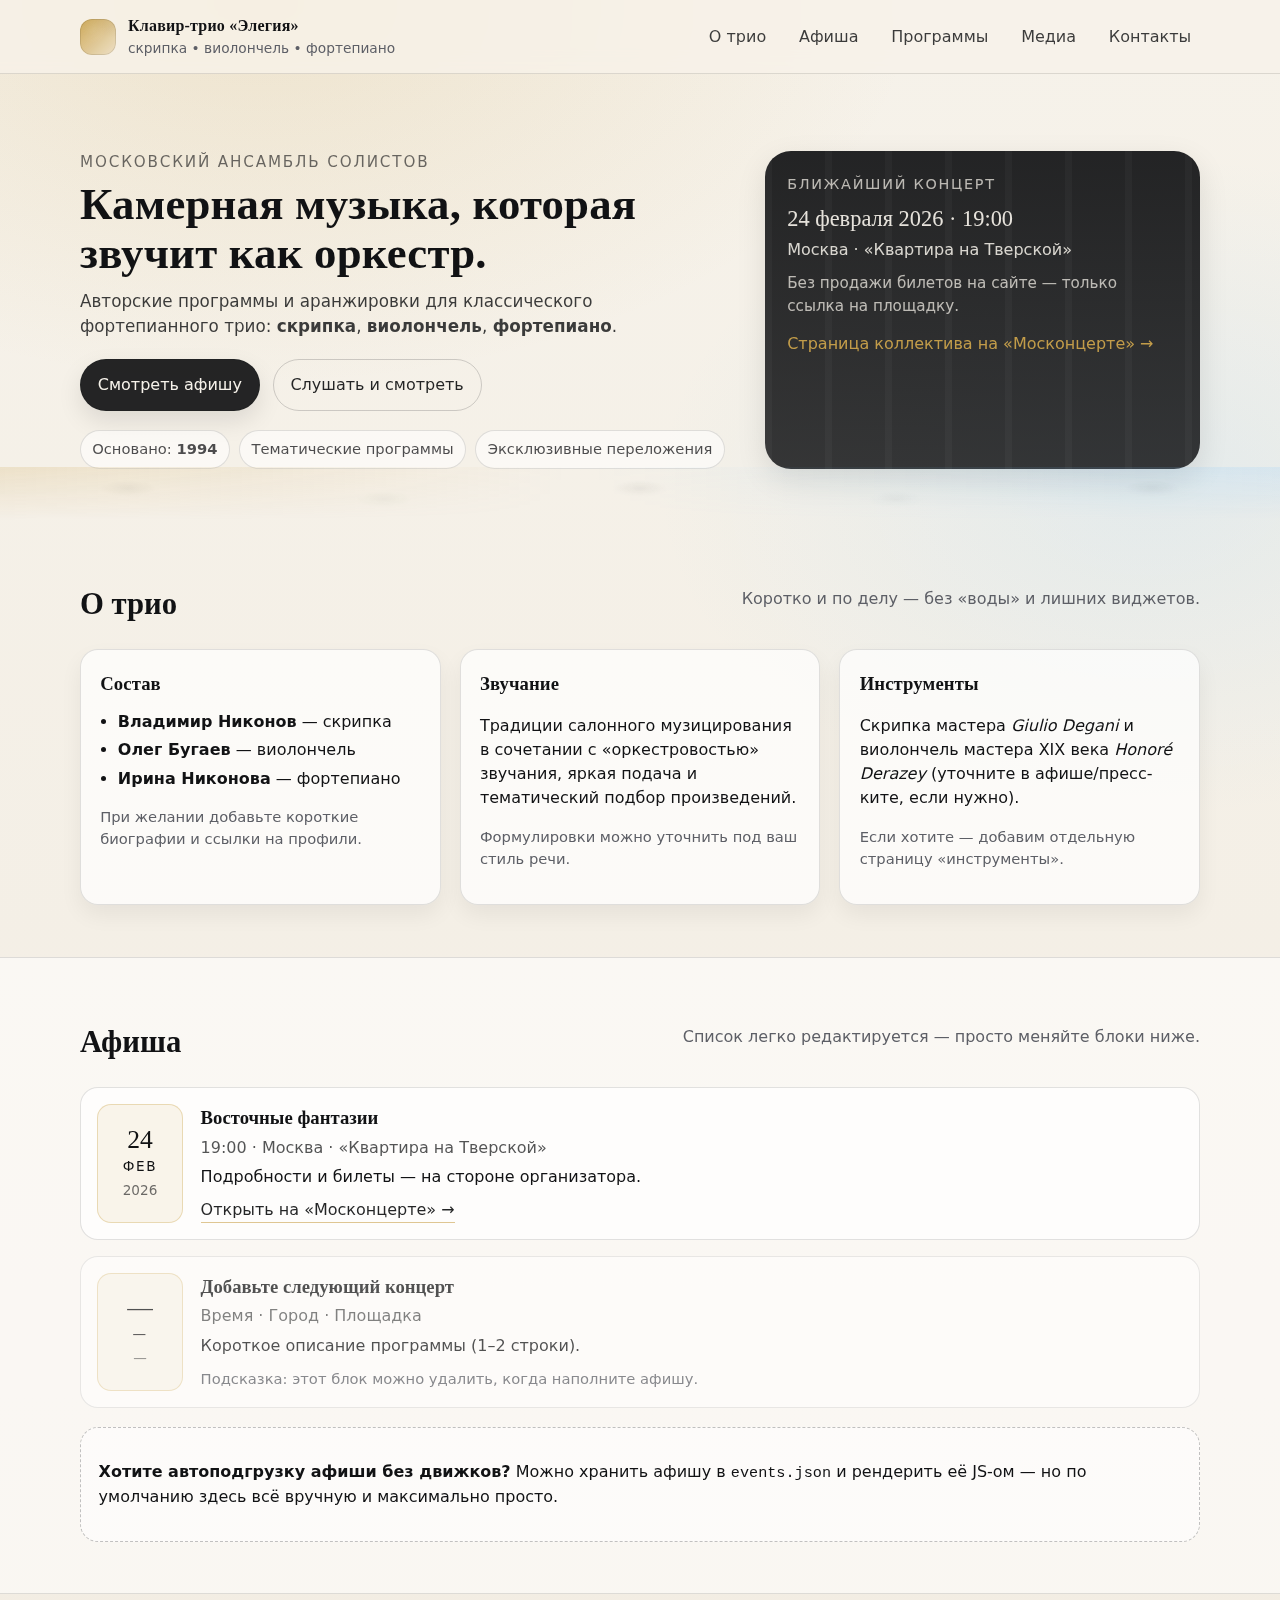
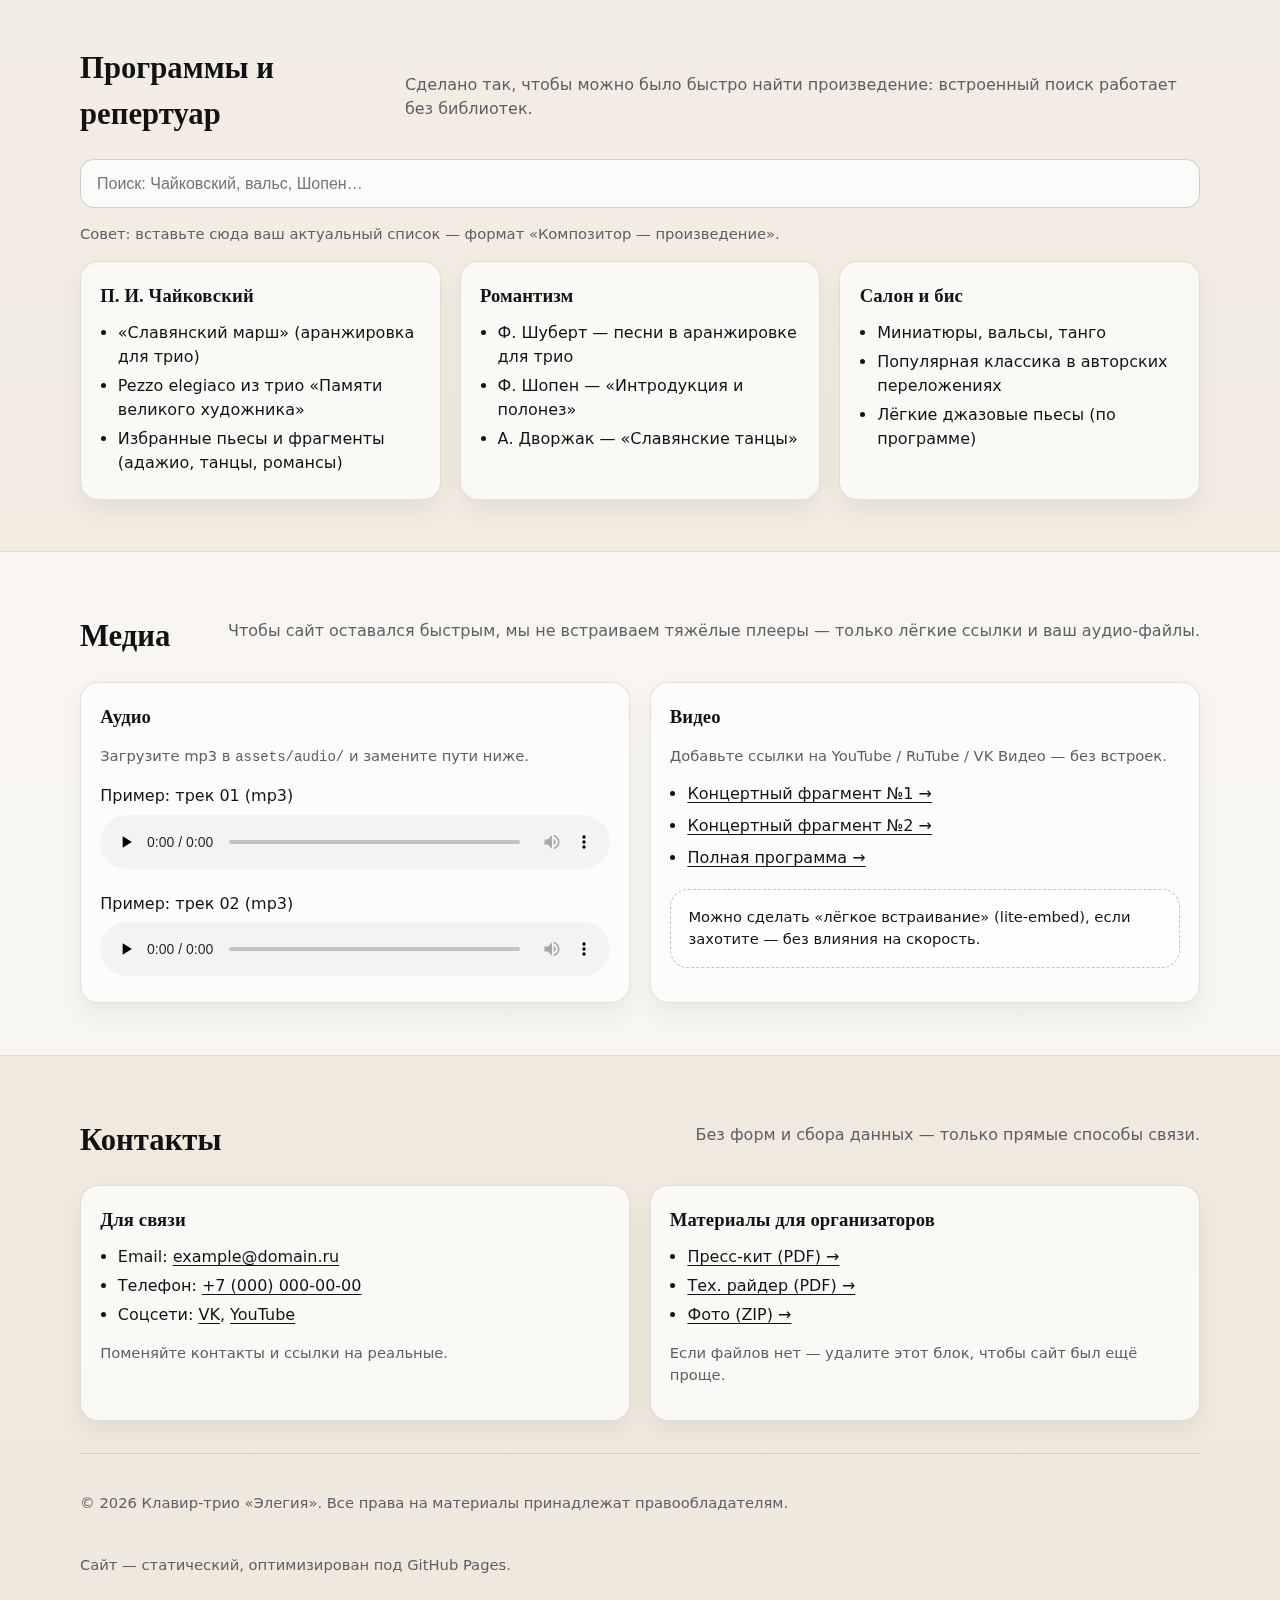
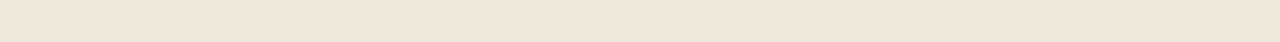
<file: index.html>
<!doctype html>
<html lang="ru">
<head>
  <meta charset="utf-8" />
  <meta name="viewport" content="width=device-width,initial-scale=1" />
  <meta name="description" content="Московский ансамбль солистов. Скрипка • Виолончель • Фортепиано. Афиша, программы, медиа и контакты." />
  <meta name="theme-color" content="#0b0b0c" />

  <title>Клавир-трио «Элегия» — официальный сайт</title>

  <!-- Open Graph -->
  <meta property="og:title" content="Клавир-трио «Элегия»" />
  <meta property="og:description" content="Скрипка • Виолончель • Фортепиано. Афиша, программы, медиа и контакты." />
  <meta property="og:type" content="website" />
  <meta property="og:locale" content="ru_RU" />
  <meta property="og:image" content="assets/img/og-cover.svg" />

  <link rel="icon" href="assets/img/favicon.svg" type="image/svg+xml" />
  <link rel="stylesheet" href="assets/css/styles.css" />

  <!-- Lightweight JSON-LD (edit links & contacts when ready) -->
  <script type="application/ld+json">
  {
    "@context": "https://schema.org",
    "@type": "MusicGroup",
    "name": "Клавир-трио «Элегия»",
    "genre": ["Classical", "Chamber music"],
    "member": [
      {"@type":"Person","name":"Владимир Никонов","roleName":"Скрипка"},
      {"@type":"Person","name":"Олег Бугаев","roleName":"Виолончель"},
      {"@type":"Person","name":"Ирина Никонова","roleName":"Фортепиано"}
    ],
    "url": "https://<ваш-логин>.github.io/<repo>/",
    "sameAs": [
      "https://clavier-trio-elegy.ru/"
    ]
  }
  </script>

  <script src="assets/js/main.js" defer></script>
</head>

<body>
  <a class="skip-link" href="#content">Перейти к содержимому</a>

  <header class="site-header" data-header>
    <div class="container header-inner">
      <a class="brand" href="#top" aria-label="На главную">
        <span class="brand-mark" aria-hidden="true"></span>
        <span class="brand-text">
          <span class="brand-title">Клавир-трио «Элегия»</span>
          <span class="brand-subtitle">скрипка • виолончель • фортепиано</span>
        </span>
      </a>

      <button class="nav-toggle" type="button" aria-expanded="false" aria-controls="site-nav" data-nav-toggle>
        <span class="nav-toggle-lines" aria-hidden="true"></span>
        <span class="sr-only">Меню</span>
      </button>

      <nav id="site-nav" class="site-nav" data-nav>
        <a href="#about">О трио</a>
        <a href="#concerts">Афиша</a>
        <a href="#programs">Программы</a>
        <a href="#media">Медиа</a>
        <a href="#contacts">Контакты</a>
      </nav>
    </div>
  </header>

  <main id="content">
    <!-- HERO -->
    <section id="top" class="hero">
      <div class="container hero-grid">
        <div class="hero-copy">
          <p class="kicker">Московский ансамбль солистов</p>
          <h1>Камерная музыка, которая звучит как оркестр.</h1>
          <p class="lead">
            Авторские программы и аранжировки для классического фортепианного трио:
            <strong>скрипка</strong>, <strong>виолончель</strong>, <strong>фортепиано</strong>.
          </p>

          <div class="hero-cta">
            <a class="btn" href="#concerts">Смотреть афишу</a>
            <a class="btn btn-ghost" href="#media">Слушать и смотреть</a>
          </div>

          <ul class="hero-badges" aria-label="Коротко">
            <li>Основано: <strong>1994</strong></li>
            <li>Тематические программы</li>
            <li>Эксклюзивные переложения</li>
          </ul>
        </div>

        <div class="hero-card" aria-label="Визуальный акцент">
          <div class="piano-keys" aria-hidden="true"></div>
          <div class="hero-card-inner">
            <p class="mini-title">Ближайший концерт</p>
            <p class="mini-when">24 февраля 2026 · 19:00</p>
            <p class="mini-where">Москва · «Квартира на Тверской»</p>
            <p class="mini-note">Без продажи билетов на сайте — только ссылка на площадку.</p>
            <a class="mini-link" href="https://mosconcert.moscow/komanda/kollektivy/klavir-trio-elegiya/" target="_blank" rel="noopener">
              Страница коллектива на «Москонцерте» →
            </a>
          </div>
        </div>
      </div>

      <div class="hero-wave" aria-hidden="true"></div>
    </section>

    <!-- ABOUT -->
    <section id="about" class="section">
      <div class="container">
        <div class="section-head">
          <h2>О трио</h2>
          <p class="muted">Коротко и по делу — без «воды» и лишних виджетов.</p>
        </div>

        <div class="grid-3">
          <article class="card">
            <h3>Состав</h3>
            <ul class="list">
              <li><strong>Владимир Никонов</strong> — скрипка</li>
              <li><strong>Олег Бугаев</strong> — виолончель</li>
              <li><strong>Ирина Никонова</strong> — фортепиано</li>
            </ul>
            <p class="muted small">При желании добавьте короткие биографии и ссылки на профили.</p>
          </article>

          <article class="card">
            <h3>Звучание</h3>
            <p>
              Традиции салонного музицирования в сочетании с «оркестровостью» звучания,
              яркая подача и тематический подбор произведений.
            </p>
            <p class="muted small">Формулировки можно уточнить под ваш стиль речи.</p>
          </article>

          <article class="card">
            <h3>Инструменты</h3>
            <p>
              Скрипка мастера <em>Giulio Degani</em> и виолончель мастера XIX века <em>Honoré Derazey</em>
              (уточните в афише/пресс-ките, если нужно).
            </p>
            <p class="muted small">Если хотите — добавим отдельную страницу «инструменты».</p>
          </article>
        </div>
      </div>
    </section>

    <!-- CONCERTS -->
    <section id="concerts" class="section section-alt">
      <div class="container">
        <div class="section-head">
          <h2>Афиша</h2>
          <p class="muted">Список легко редактируется — просто меняйте блоки ниже.</p>
        </div>

        <div class="stack">
          <article class="event">
            <div class="event-date">
              <span class="event-day">24</span>
              <span class="event-mon">фев</span>
              <span class="event-year">2026</span>
            </div>
            <div class="event-body">
              <h3 class="event-title">Восточные фантазии</h3>
              <p class="event-meta">19:00 · Москва · «Квартира на Тверской»</p>
              <p class="event-desc">Подробности и билеты — на стороне организатора.</p>
              <a class="event-link" href="https://mosconcert.moscow/komanda/kollektivy/klavir-trio-elegiya/" target="_blank" rel="noopener">
                Открыть на «Москонцерте» →
              </a>
            </div>
          </article>

          <!-- TEMPLATE: duplicate this block for more events -->
          <article class="event event-empty" data-template>
            <div class="event-date">
              <span class="event-day">—</span>
              <span class="event-mon">—</span>
              <span class="event-year">—</span>
            </div>
            <div class="event-body">
              <h3 class="event-title">Добавьте следующий концерт</h3>
              <p class="event-meta">Время · Город · Площадка</p>
              <p class="event-desc">Короткое описание программы (1–2 строки).</p>
              <span class="muted small">Подсказка: этот блок можно удалить, когда наполните афишу.</span>
            </div>
          </article>
        </div>

        <div class="note">
          <p><strong>Хотите автоподгрузку афиши без движков?</strong> Можно хранить афишу в <code>events.json</code> и рендерить её JS-ом — но по умолчанию здесь всё вручную и максимально просто.</p>
        </div>
      </div>
    </section>

    <!-- PROGRAMS / REPERTOIRE -->
    <section id="programs" class="section">
      <div class="container">
        <div class="section-head">
          <h2>Программы и репертуар</h2>
          <p class="muted">
            Сделано так, чтобы можно было быстро найти произведение: встроенный поиск работает без библиотек.
          </p>
        </div>

        <div class="repertoire">
          <div class="repertoire-controls">
            <label class="sr-only" for="rep-search">Поиск по репертуару</label>
            <input id="rep-search" class="input" type="search" placeholder="Поиск: Чайковский, вальс, Шопен…" autocomplete="off" data-rep-search />
            <p class="muted small">Совет: вставьте сюда ваш актуальный список — формат «Композитор — произведение».</p>
          </div>

          <div class="repertoire-grid" data-rep-list>
            <article class="card rep-item">
              <h3>П. И. Чайковский</h3>
              <ul class="list">
                <li>«Славянский марш» (аранжировка для трио)</li>
                <li>Pezzo elegiaco из трио «Памяти великого художника»</li>
                <li>Избранные пьесы и фрагменты (адажио, танцы, романсы)</li>
              </ul>
            </article>

            <article class="card rep-item">
              <h3>Романтизм</h3>
              <ul class="list">
                <li>Ф. Шуберт — песни в аранжировке для трио</li>
                <li>Ф. Шопен — «Интродукция и полонез»</li>
                <li>А. Дворжак — «Славянские танцы»</li>
              </ul>
            </article>

            <article class="card rep-item">
              <h3>Салон и бис</h3>
              <ul class="list">
                <li>Миниатюры, вальсы, танго</li>
                <li>Популярная классика в авторских переложениях</li>
                <li>Лёгкие джазовые пьесы (по программе)</li>
              </ul>
            </article>
          </div>
        </div>
      </div>
    </section>

    <!-- MEDIA -->
    <section id="media" class="section section-alt">
      <div class="container">
        <div class="section-head">
          <h2>Медиа</h2>
          <p class="muted">
            Чтобы сайт оставался быстрым, мы не встраиваем тяжёлые плееры — только лёгкие ссылки и ваш аудио-файлы.
          </p>
        </div>

        <div class="grid-2">
          <article class="card">
            <h3>Аудио</h3>
            <p class="muted small">Загрузите mp3 в <code>assets/audio/</code> и замените пути ниже.</p>

            <div class="audio-list">
              <figure class="audio-item">
                <figcaption>Пример: трек 01 (mp3)</figcaption>
                <audio controls preload="none">
                  <source src="assets/audio/track-01.mp3" type="audio/mpeg" />
                </audio>
              </figure>

              <figure class="audio-item">
                <figcaption>Пример: трек 02 (mp3)</figcaption>
                <audio controls preload="none">
                  <source src="assets/audio/track-02.mp3" type="audio/mpeg" />
                </audio>
              </figure>
            </div>
          </article>

          <article class="card">
            <h3>Видео</h3>
            <p class="muted small">Добавьте ссылки на YouTube / RuTube / VK Видео — без встроек.</p>

            <ul class="link-list">
              <li><a href="#" target="_blank" rel="noopener">Концертный фрагмент №1 →</a></li>
              <li><a href="#" target="_blank" rel="noopener">Концертный фрагмент №2 →</a></li>
              <li><a href="#" target="_blank" rel="noopener">Полная программа →</a></li>
            </ul>

            <div class="note small">
              Можно сделать «лёгкое встраивание» (lite-embed), если захотите — без влияния на скорость.
            </div>
          </article>
        </div>
      </div>
    </section>

    <!-- CONTACTS -->
    <section id="contacts" class="section">
      <div class="container">
        <div class="section-head">
          <h2>Контакты</h2>
          <p class="muted">Без форм и сбора данных — только прямые способы связи.</p>
        </div>

        <div class="grid-2">
          <article class="card">
            <h3>Для связи</h3>
            <ul class="list">
              <li>Email: <a href="mailto:example@domain.ru">example@domain.ru</a></li>
              <li>Телефон: <a href="tel:+70000000000">+7 (000) 000-00-00</a></li>
              <li>Соцсети: <a href="#" target="_blank" rel="noopener">VK</a>, <a href="#" target="_blank" rel="noopener">YouTube</a></li>
            </ul>
            <p class="muted small">Поменяйте контакты и ссылки на реальные.</p>
          </article>

          <article class="card">
            <h3>Материалы для организаторов</h3>
            <ul class="list">
              <li><a href="#" download>Пресс-кит (PDF) →</a></li>
              <li><a href="#" download>Тех. райдер (PDF) →</a></li>
              <li><a href="#" download>Фото (ZIP) →</a></li>
            </ul>
            <p class="muted small">Если файлов нет — удалите этот блок, чтобы сайт был ещё проще.</p>
          </article>
        </div>

        <footer class="site-footer">
          <div class="footer-inner">
            <p class="muted small">© <span data-year></span> Клавир-трио «Элегия». Все права на материалы принадлежат правообладателям.</p>
            <p class="muted small">Сайт — статический, оптимизирован под GitHub Pages.</p>
          </div>
        </footer>
      </div>
    </section>
  </main>

  <noscript>
    <div class="noscript">
      Для работы меню и поиска по репертуару нужен JavaScript. Сайт всё равно читается и без него.
    </div>
  </noscript>
</body>
</html>
</file>
<file: assets/css/styles.css>
/* ==========================================================================
   Клавир-трио «Элегия» — минималистичный статический дизайн
   Без фреймворков. Быстро. Доступно. Адаптивно.
   ========================================================================== */

:root{
  --bg: #0b0b0c;
  --bg2:#0f1012;
  --paper:#f6f2ea;
  --paper2:#efe8dc;
  --text:#111214;
  --muted:#5d5f66;
  --line: rgba(17,18,20,.12);
  --accent:#caa24b; /* "золото" */
  --accent2:#7fc7ff; /* дополнительный (очень редко) */
  --shadow: 0 10px 30px rgba(0,0,0,.10);

  --radius: 18px;
  --radius2: 26px;
  --container: 1120px;

  --serif: ui-serif, "Georgia", "Times New Roman", Times, serif;
  --sans: ui-sans-serif, system-ui, -apple-system, Segoe UI, Roboto, "Helvetica Neue", Arial, "Noto Sans", "Liberation Sans", sans-serif;
}

*{ box-sizing:border-box; }
html{ scroll-behavior:smooth; }
body{
  margin:0;
  color:var(--text);
  background: radial-gradient(1200px 700px at 20% 0%, rgba(202,162,75,.18), transparent 55%),
              radial-gradient(900px 600px at 90% 15%, rgba(127,199,255,.15), transparent 55%),
              linear-gradient(180deg, var(--paper), var(--paper2));
  font-family:var(--sans);
  line-height:1.5;
}

img{ max-width:100%; height:auto; }
a{ color:inherit; text-decoration-thickness:.08em; text-underline-offset:.18em; }
a:hover{ text-decoration-thickness:.12em; }
code{ font-family: ui-monospace, SFMono-Regular, Menlo, Monaco, Consolas, "Liberation Mono", "Courier New", monospace; font-size:.95em; }

.container{
  width:min(100% - 2rem, var(--container));
  margin-inline:auto;
}

.sr-only{
  position:absolute; width:1px; height:1px; padding:0; margin:-1px; overflow:hidden; clip:rect(0,0,0,0); white-space:nowrap; border:0;
}

.skip-link{
  position:absolute; left:-999px; top:auto; width:1px; height:1px; overflow:hidden;
}
.skip-link:focus{
  left:1rem; top:1rem; width:auto; height:auto;
  padding:.7rem 1rem; background:var(--paper); border:1px solid var(--line); border-radius:999px; z-index:9999;
}

.site-header{
  position:sticky; top:0; z-index:50;
  background:rgba(246,242,234,.82);
  backdrop-filter:saturate(150%) blur(10px);
  border-bottom:1px solid var(--line);
}
.header-inner{
  display:flex; align-items:center; justify-content:space-between;
  gap:1rem;
  padding:.9rem 0;
}

.brand{
  display:flex; gap:.75rem; align-items:center;
  text-decoration:none;
}
.brand-mark{
  width:36px; height:36px; border-radius:12px;
  background:
    linear-gradient(135deg, rgba(202,162,75,.9), rgba(202,162,75,.2)),
    radial-gradient(18px 18px at 35% 30%, rgba(255,255,255,.6), transparent 70%),
    linear-gradient(180deg, rgba(0,0,0,.08), transparent 50%);
  box-shadow: inset 0 0 0 1px rgba(0,0,0,.10);
}
.brand-title{
  display:block;
  font-family:var(--serif);
  font-weight:700;
  letter-spacing:.2px;
}
.brand-subtitle{
  display:block;
  font-size:.86rem;
  color:var(--muted);
}

.site-nav{
  display:flex;
  gap:.95rem;
  align-items:center;
}
.site-nav a{
  text-decoration:none;
  color:rgba(17,18,20,.82);
  padding:.45rem .55rem;
  border-radius:999px;
}
.site-nav a:hover{
  background:rgba(202,162,75,.14);
  color:rgba(17,18,20,1);
}

.nav-toggle{
  display:none;
  border:1px solid var(--line);
  background:rgba(255,255,255,.55);
  border-radius:999px;
  padding:.55rem .65rem;
  cursor:pointer;
}
.nav-toggle-lines{
  display:block;
  width:20px; height:14px;
  background:
    linear-gradient(#111 0 0) left top/100% 2px,
    linear-gradient(#111 0 0) left center/100% 2px,
    linear-gradient(#111 0 0) left bottom/100% 2px;
  background-repeat:no-repeat;
  opacity:.85;
}

.hero{
  position:relative;
  padding: clamp(3.2rem, 6vw, 5.6rem) 0 3.2rem;
  overflow:hidden;
}
.hero-grid{
  display:grid;
  grid-template-columns: 1.2fr .8fr;
  gap:2rem;
  align-items:stretch;
}
.kicker{
  margin:0 0 .4rem;
  font-size:.95rem;
  letter-spacing:.12em;
  text-transform:uppercase;
  color:rgba(17,18,20,.62);
}
.hero h1{
  margin:.2rem 0 .75rem;
  font-family:var(--serif);
  letter-spacing:.2px;
  line-height:1.08;
  font-size: clamp(2.1rem, 3.5vw, 3.3rem);
}
.lead{
  margin:0 0 1.2rem;
  color:rgba(17,18,20,.82);
  font-size: clamp(1.05rem, 1.2vw, 1.15rem);
  max-width:62ch;
}
.hero-cta{
  display:flex; gap:.8rem; flex-wrap:wrap;
  margin: 1.2rem 0 1.2rem;
}
.btn{
  display:inline-flex; align-items:center; justify-content:center;
  padding:.82rem 1.05rem;
  border-radius:999px;
  border:1px solid rgba(17,18,20,.14);
  background:rgba(17,18,20,.92);
  color:var(--paper);
  text-decoration:none;
  box-shadow: 0 10px 24px rgba(0,0,0,.10);
}
.btn:hover{ transform:translateY(-1px); }
.btn:active{ transform:translateY(0); }
.btn-ghost{
  background:transparent;
  color:rgba(17,18,20,.92);
  border:1px solid rgba(17,18,20,.18);
  box-shadow:none;
}
.hero-badges{
  list-style:none; padding:0; margin:1rem 0 0;
  display:flex; gap:.6rem; flex-wrap:wrap;
}
.hero-badges li{
  padding:.45rem .7rem;
  border-radius:999px;
  border:1px solid var(--line);
  background:rgba(255,255,255,.55);
  color:rgba(17,18,20,.75);
  font-size:.92rem;
}

.hero-card{
  position:relative;
  border-radius: var(--radius2);
  background: linear-gradient(180deg, rgba(17,18,20,.92), rgba(17,18,20,.84));
  color:rgba(246,242,234,.92);
  overflow:hidden;
  box-shadow: var(--shadow);
}
.hero-card-inner{
  position:relative;
  padding:1.4rem 1.4rem 1.2rem;
}
.piano-keys{
  position:absolute; inset:0;
  opacity:.22;
  background:
    linear-gradient(90deg, rgba(255,255,255,.12) 0 6%, transparent 6% 12%),
    linear-gradient(90deg, rgba(255,255,255,.12) 0 6%, transparent 6% 12%),
    linear-gradient(180deg, rgba(0,0,0,.28), transparent 45%);
  background-size: 120px 100%, 120px 100%, 100% 100%;
  background-position: 0 0, 60px 0, 0 0;
  mix-blend-mode:screen;
}
.mini-title{
  margin:0 0 .4rem;
  font-size:.9rem;
  letter-spacing:.12em;
  text-transform:uppercase;
  color:rgba(246,242,234,.72);
}
.mini-when{
  margin:0;
  font-family:var(--serif);
  font-size:1.4rem;
}
.mini-where{ margin:.15rem 0 .65rem; color:rgba(246,242,234,.86); }
.mini-note{ margin:0 0 .9rem; color:rgba(246,242,234,.72); font-size:.95rem; }
.mini-link{ color:rgba(202,162,75,.95); text-decoration:none; }
.mini-link:hover{ text-decoration:underline; }

.hero-wave{
  position:absolute; left:0; right:0; bottom:-1px; height:54px;
  background:
    linear-gradient(90deg, rgba(202,162,75,.22), transparent 45%, rgba(127,199,255,.18)),
    radial-gradient(40px 12px at 10% 40%, rgba(17,18,20,.10), transparent 70%),
    radial-gradient(40px 12px at 30% 60%, rgba(17,18,20,.10), transparent 70%),
    radial-gradient(40px 12px at 50% 40%, rgba(17,18,20,.10), transparent 70%),
    radial-gradient(40px 12px at 70% 60%, rgba(17,18,20,.10), transparent 70%),
    radial-gradient(40px 12px at 90% 40%, rgba(17,18,20,.10), transparent 70%);
  opacity:.9;
  mask-image: linear-gradient(180deg, black, transparent);
}

.section{
  padding: clamp(2.8rem, 4vw, 3.8rem) 0;
}
.section-alt{
  background: rgba(255,255,255,.55);
  border-top:1px solid var(--line);
  border-bottom:1px solid var(--line);
}
.section-head{
  display:flex; justify-content:space-between; gap:1.5rem; align-items:flex-end;
  margin:0 0 1.4rem;
}
.section-head h2{
  margin:0;
  font-family:var(--serif);
  font-size: clamp(1.6rem, 2.4vw, 2.0rem);
}
.muted{ color:var(--muted); }
.small{ font-size:.92rem; }

.grid-2{ display:grid; grid-template-columns:1fr 1fr; gap:1.2rem; }
.grid-3{ display:grid; grid-template-columns:1fr 1fr 1fr; gap:1.2rem; }

.card{
  border:1px solid var(--line);
  border-radius: var(--radius);
  background: rgba(255,255,255,.70);
  padding:1.2rem;
  box-shadow: 0 10px 22px rgba(0,0,0,.06);
}
.card h3{
  margin:.05rem 0 .7rem;
  font-family:var(--serif);
  letter-spacing:.1px;
}

.list{
  margin:.7rem 0 0;
  padding-left:1.1rem;
}
.list li{ margin:.3rem 0; }

.stack{ display:grid; gap:1rem; }
.event{
  display:grid;
  grid-template-columns: 86px 1fr;
  gap:1.1rem;
  border:1px solid var(--line);
  border-radius: var(--radius);
  background: rgba(255,255,255,.72);
  padding:1rem;
}
.event-empty{ opacity:.72; }
.event-date{
  display:flex; flex-direction:column; align-items:center; justify-content:center;
  border-radius: 14px;
  border:1px solid rgba(202,162,75,.35);
  background: rgba(202,162,75,.10);
  padding:.6rem .4rem;
}
.event-day{ font-family:var(--serif); font-size:1.6rem; line-height:1; }
.event-mon{ text-transform:uppercase; letter-spacing:.12em; font-size:.85rem; margin-top:.2rem; }
.event-year{ font-size:.85rem; color:rgba(17,18,20,.62); margin-top:.2rem; }

.event-title{ margin:0 0 .2rem; font-family:var(--serif); }
.event-meta{ margin:0 0 .35rem; color:rgba(17,18,20,.72); }
.event-desc{ margin:0 0 .55rem; }
.event-link{
  display:inline-flex; align-items:center;
  text-decoration:none;
  color: rgba(17,18,20,.92);
  border-bottom: 1px solid rgba(202,162,75,.6);
}
.event-link:hover{ border-bottom-color: rgba(202,162,75,1); }

.note{
  margin-top:1.2rem;
  border:1px dashed rgba(17,18,20,.25);
  border-radius: var(--radius);
  padding:1rem 1.1rem;
  background: rgba(255,255,255,.55);
}

.repertoire-controls{ margin-bottom:1rem; }
.input{
  width:100%;
  padding:.9rem 1rem;
  border-radius: 14px;
  border:1px solid rgba(17,18,20,.18);
  background: rgba(255,255,255,.75);
  font-size:1rem;
}
.input:focus{
  outline: 3px solid rgba(202,162,75,.25);
  border-color: rgba(202,162,75,.55);
}
.repertoire-grid{ display:grid; grid-template-columns:repeat(3, 1fr); gap:1.2rem; }

.audio-list{ display:grid; gap:1rem; margin-top:1rem; }
.audio-item{ margin:0; }
audio{ width:100%; margin-top:.4rem; }

.link-list{
  padding-left:1.1rem;
  margin:.8rem 0 0;
}
.link-list li{ margin:.5rem 0; }

.site-footer{
  margin-top:2rem;
  padding-top:1.5rem;
  border-top:1px solid var(--line);
}
.footer-inner{
  display:flex;
  flex-wrap:wrap;
  gap:.6rem 1.2rem;
  align-items:baseline;
  justify-content:space-between;
}

/* Mobile nav */
@media (max-width: 820px){
  .hero-grid{ grid-template-columns:1fr; }
  .grid-3{ grid-template-columns:1fr; }
  .grid-2{ grid-template-columns:1fr; }
  .repertoire-grid{ grid-template-columns:1fr; }

  .nav-toggle{ display:inline-flex; }
  .site-nav{
    position:fixed;
    inset: 70px 1rem auto 1rem;
    background:rgba(246,242,234,.92);
    border:1px solid var(--line);
    border-radius: 18px;
    padding:.9rem;
    display:none;
    flex-direction:column;
    align-items:stretch;
    gap:.2rem;
    box-shadow: 0 20px 48px rgba(0,0,0,.18);
  }
  .site-nav a{
    padding:.85rem .8rem;
    border-radius: 14px;
  }
  .site-nav[data-open="true"]{ display:flex; }
}

/* Reduced motion */
@media (prefers-reduced-motion: reduce){
  html{ scroll-behavior:auto; }
  .btn:hover{ transform:none; }
}

/* Dark scheme (optional) */
@media (prefers-color-scheme: dark){
  body{
    background: radial-gradient(1200px 700px at 20% 0%, rgba(202,162,75,.22), transparent 55%),
                radial-gradient(900px 600px at 90% 15%, rgba(127,199,255,.14), transparent 55%),
                linear-gradient(180deg, #0b0b0c, #0f1012);
    color: rgba(246,242,234,.92);
  }
  .site-header{
    background:rgba(11,11,12,.72);
    border-bottom:1px solid rgba(246,242,234,.10);
  }
  .brand-subtitle{ color: rgba(246,242,234,.64); }
  .site-nav a{ color: rgba(246,242,234,.82); }
  .site-nav a:hover{ background: rgba(202,162,75,.18); }

  .btn-ghost{ color: rgba(246,242,234,.92); border-color: rgba(246,242,234,.18); }

  .section-alt{
    background: rgba(255,255,255,.04);
    border-color: rgba(246,242,234,.10);
  }
  .card, .event{
    background: rgba(255,255,255,.06);
    border-color: rgba(246,242,234,.12);
    box-shadow:none;
  }
  .muted{ color: rgba(246,242,234,.62); }
  .event-meta{ color: rgba(246,242,234,.70); }
  .input{
    background: rgba(255,255,255,.06);
    border-color: rgba(246,242,234,.18);
    color: rgba(246,242,234,.92);
  }
  .note{
    background: rgba(255,255,255,.04);
    border-color: rgba(246,242,234,.18);
  }
}
</file>
